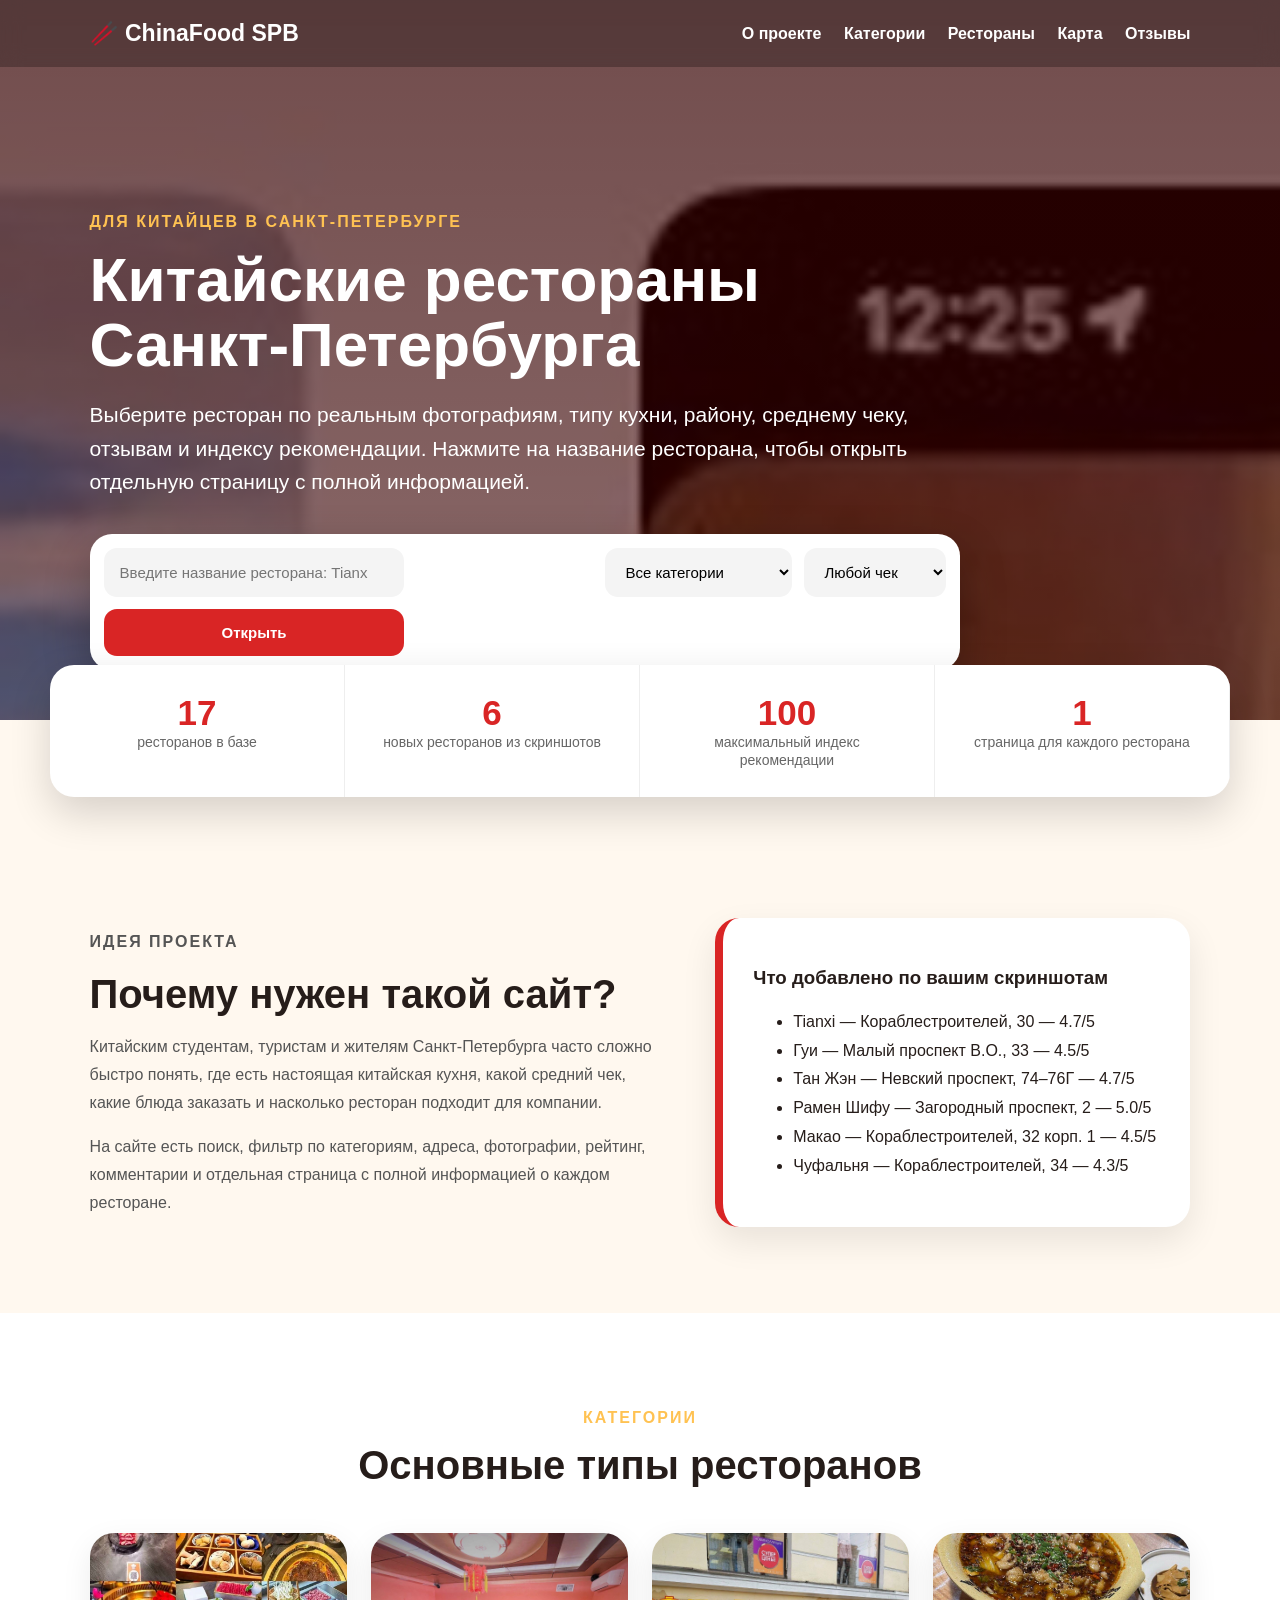
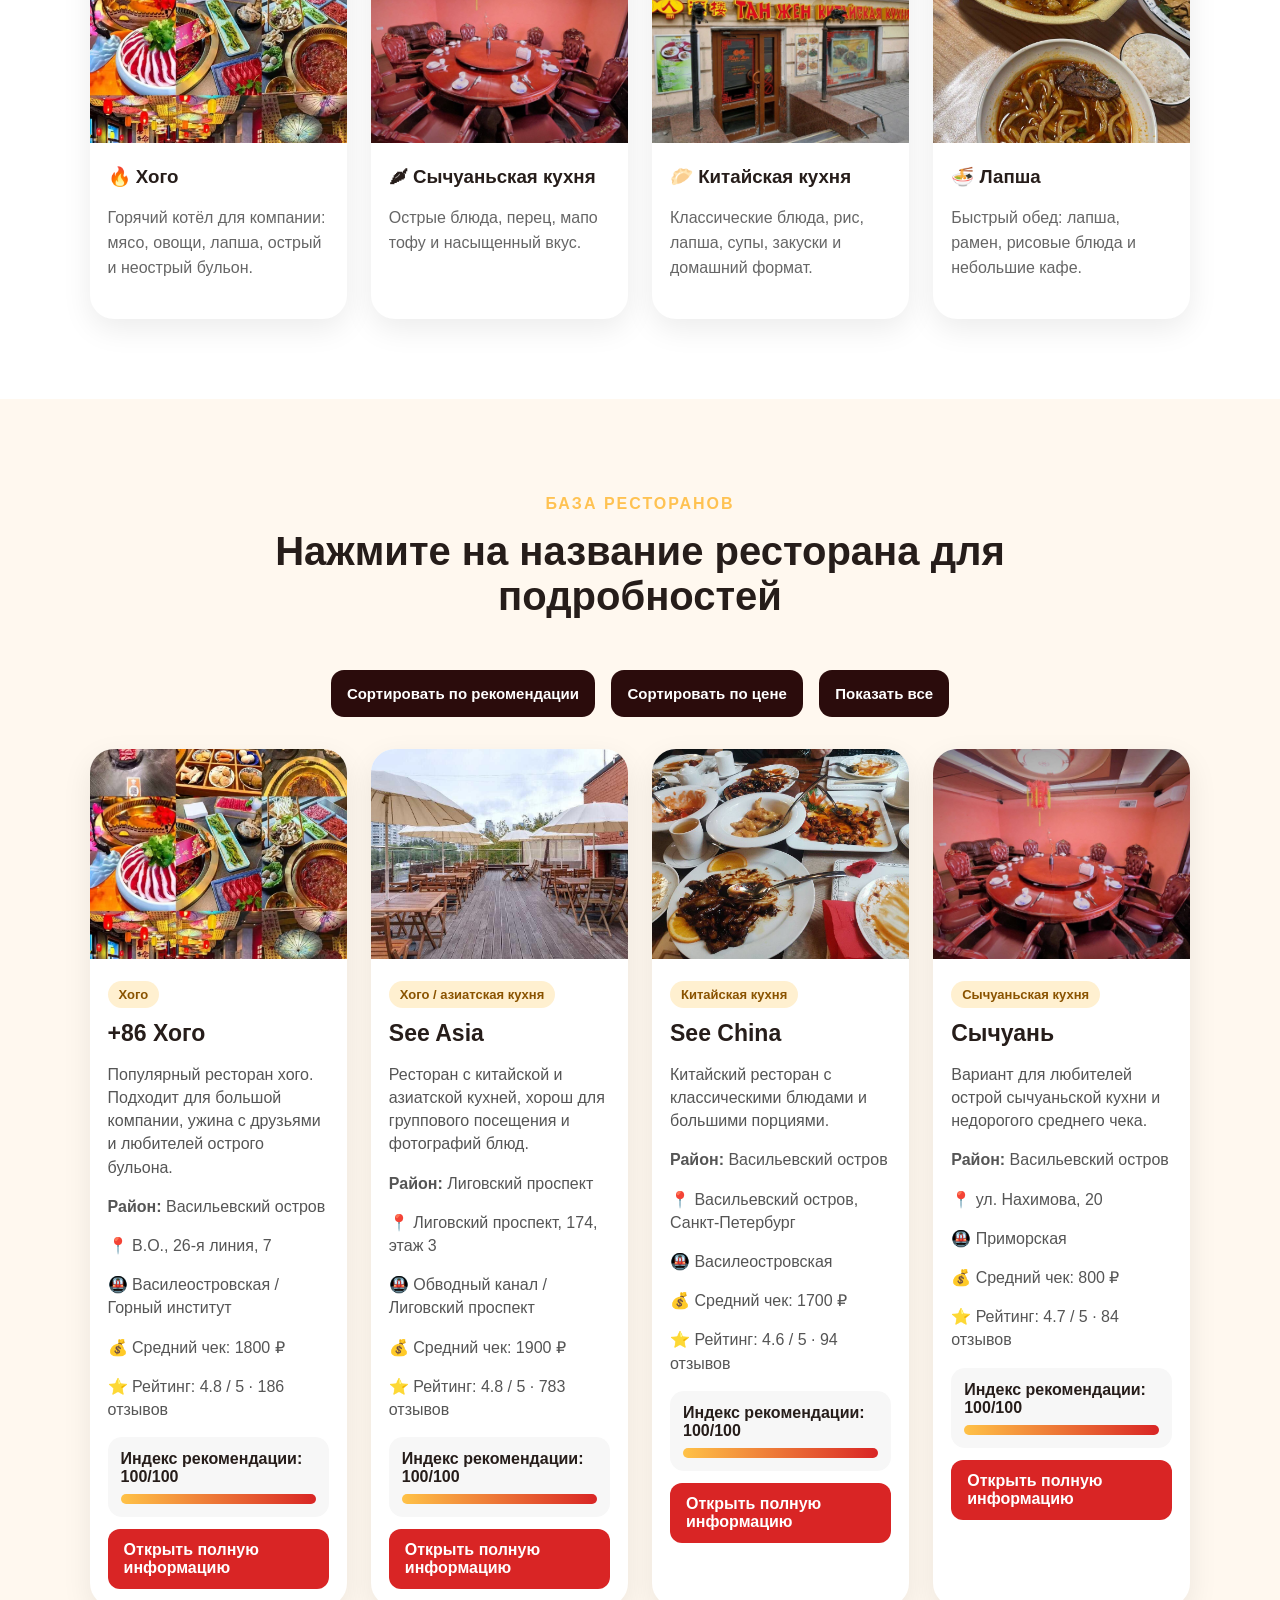
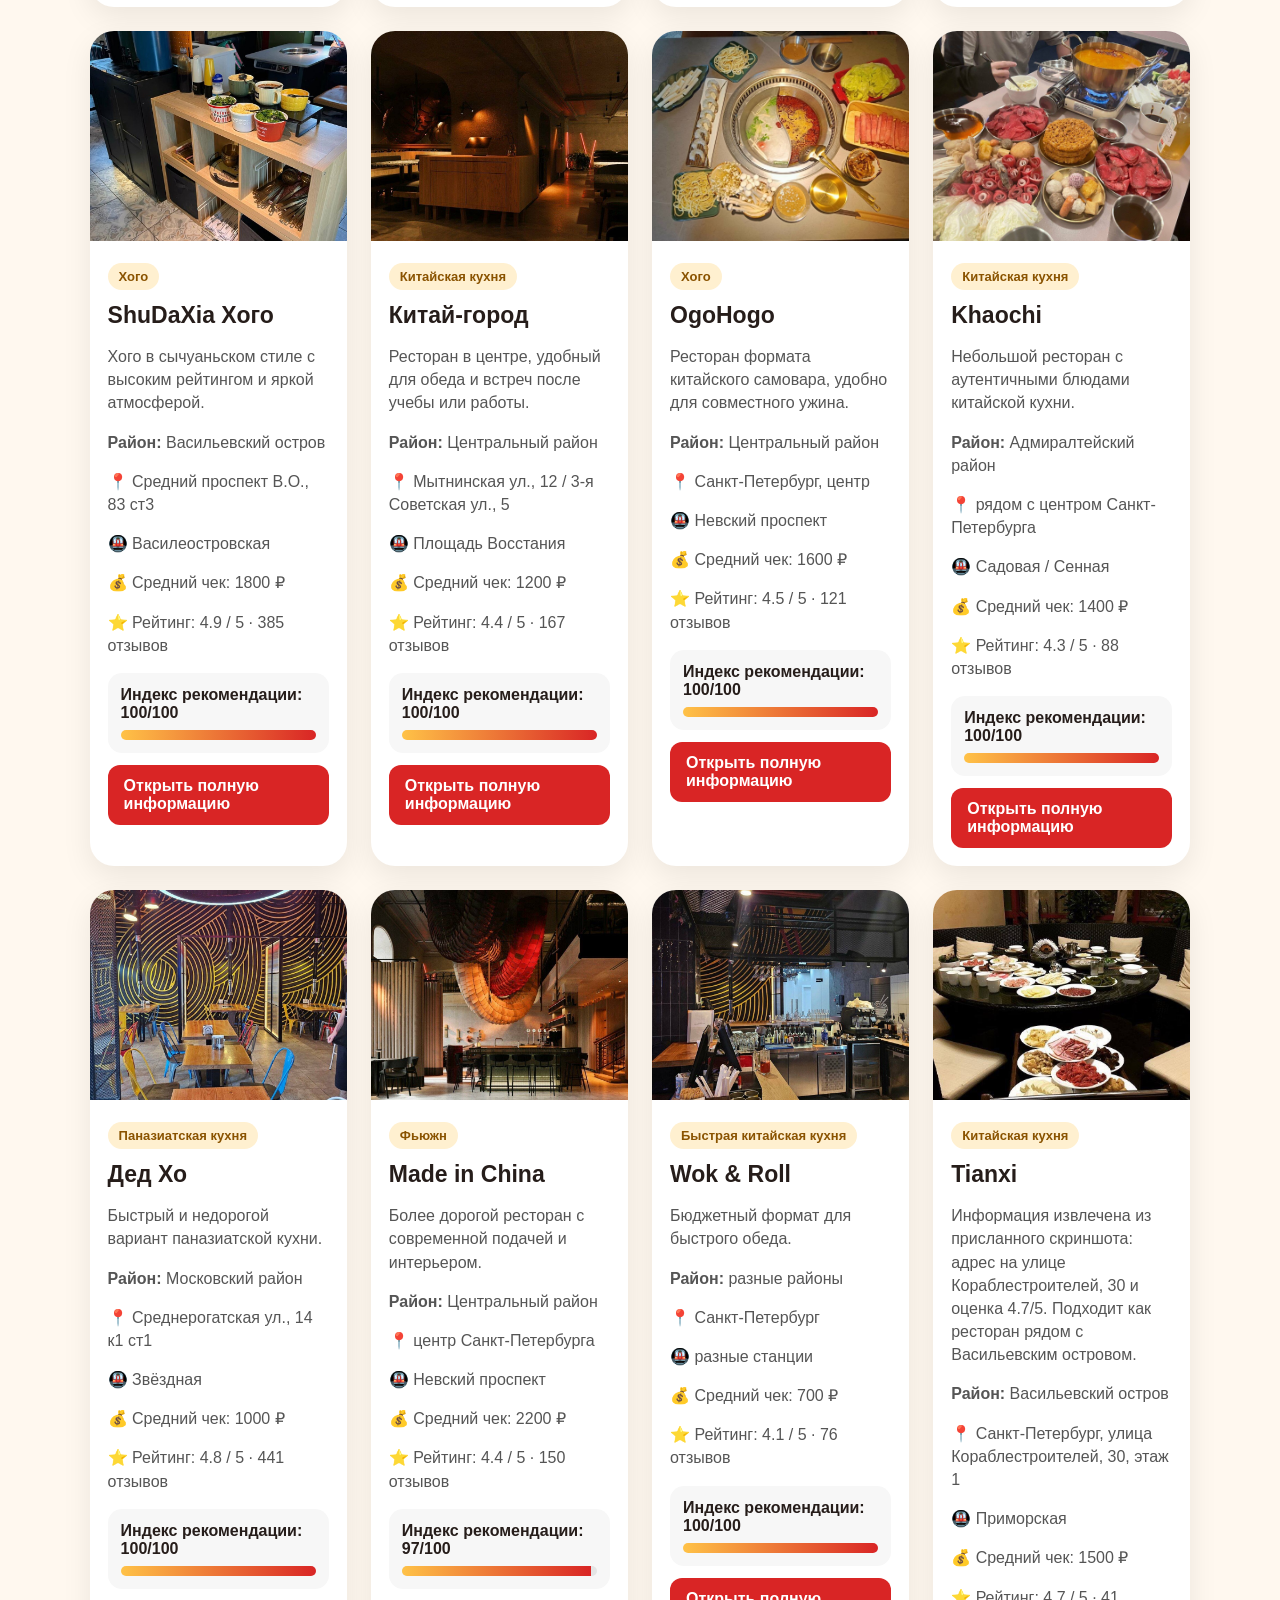
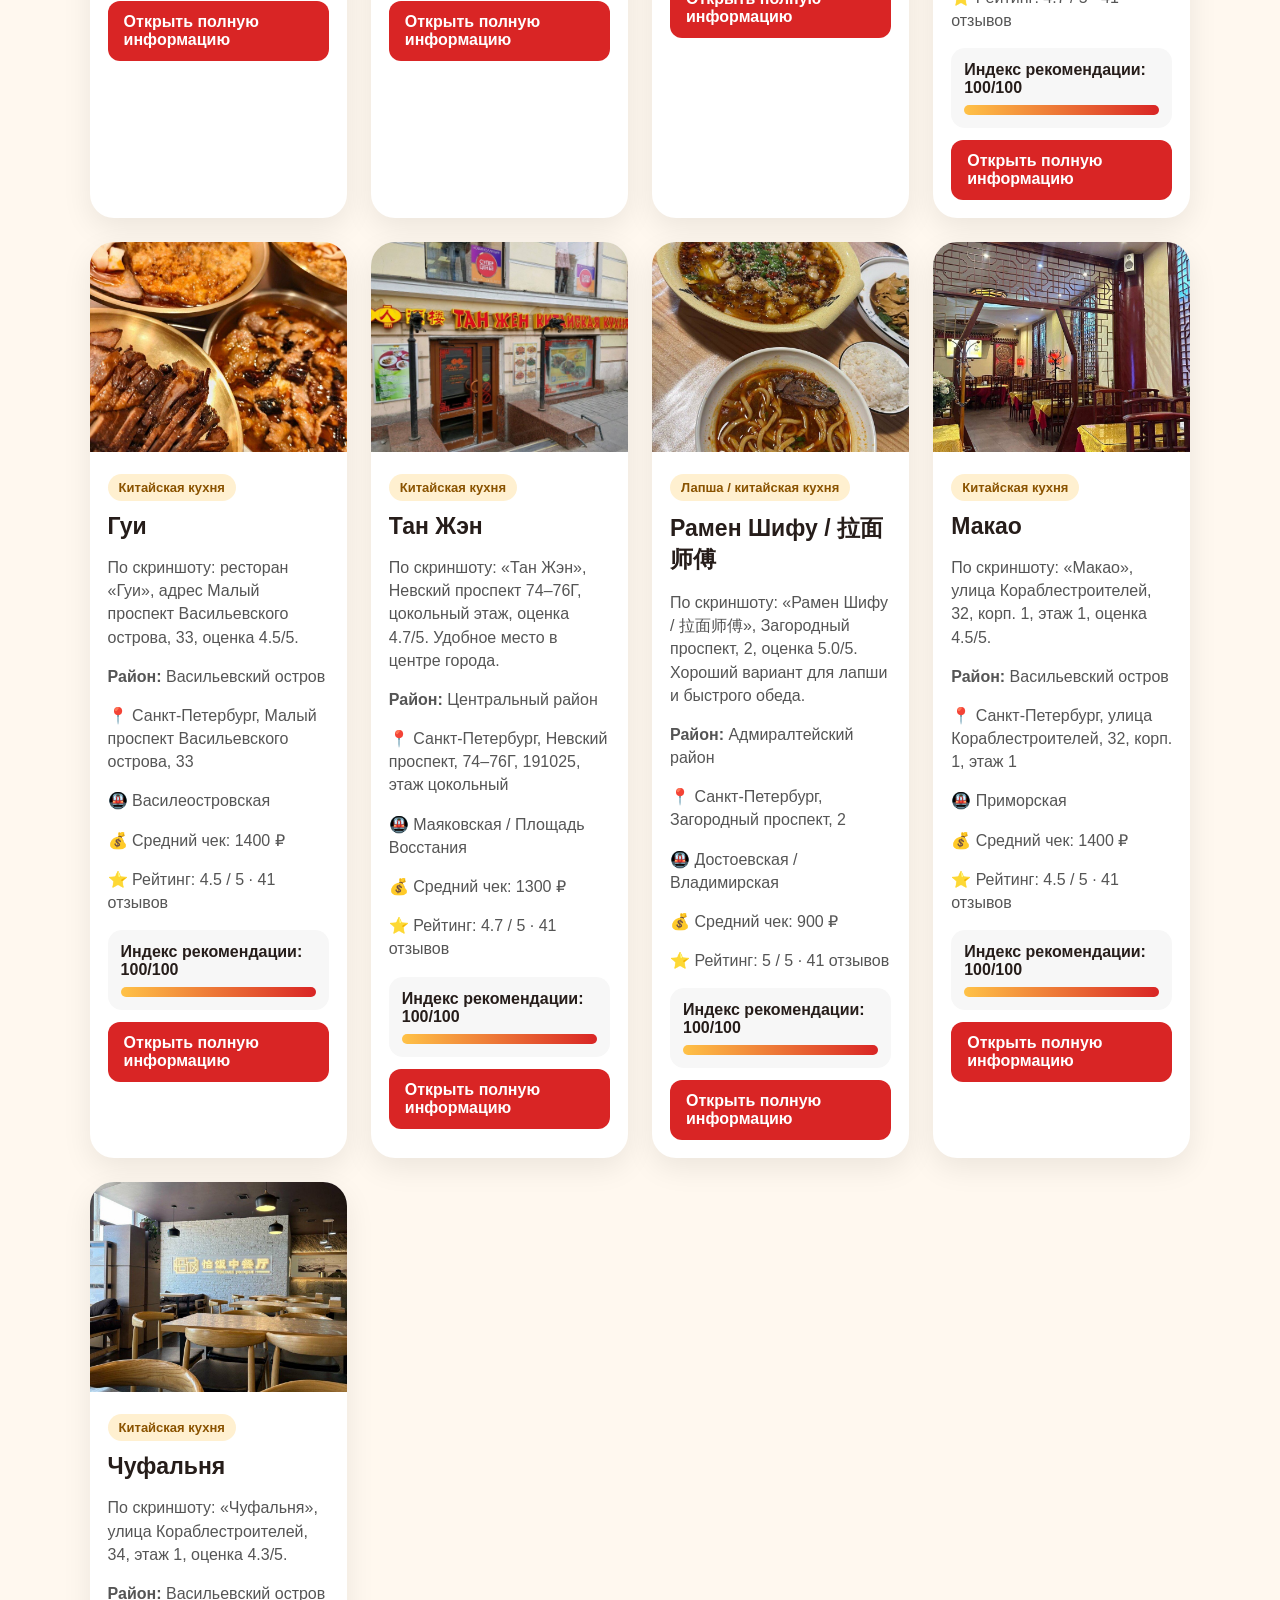
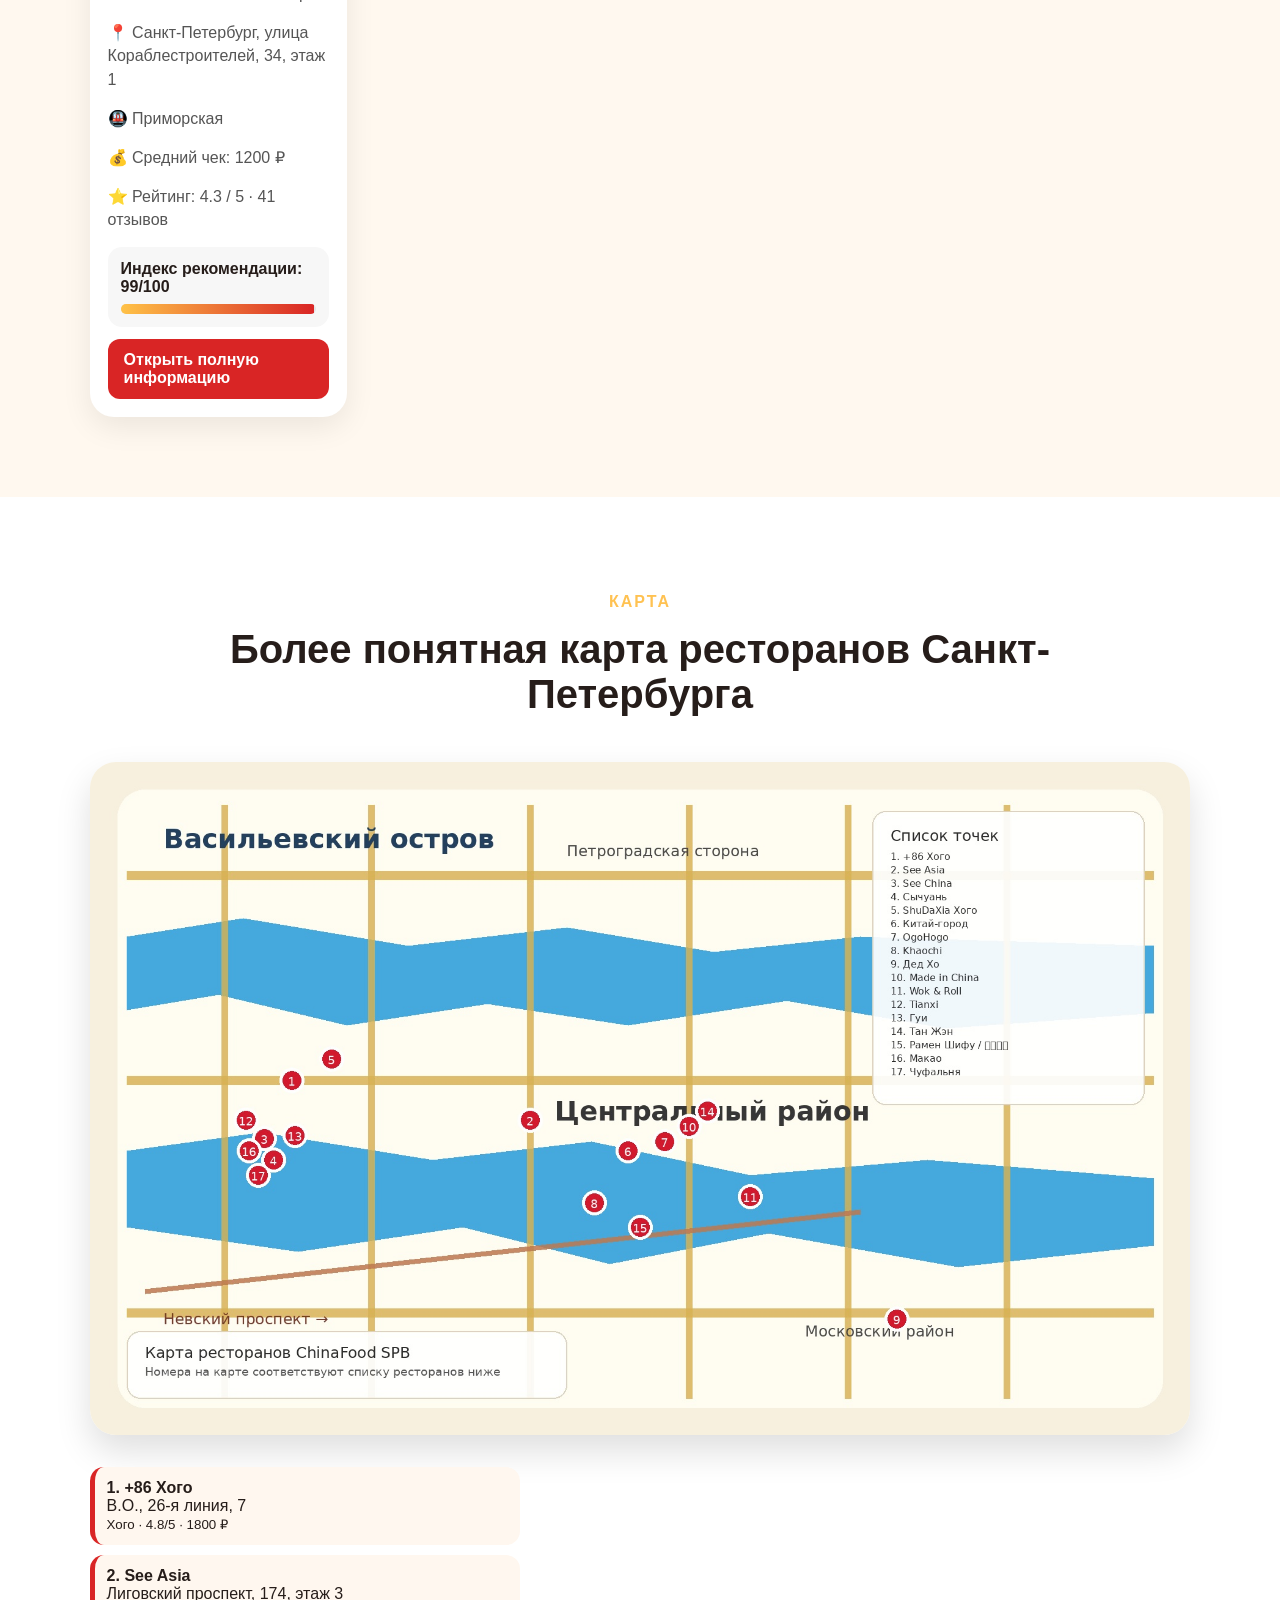
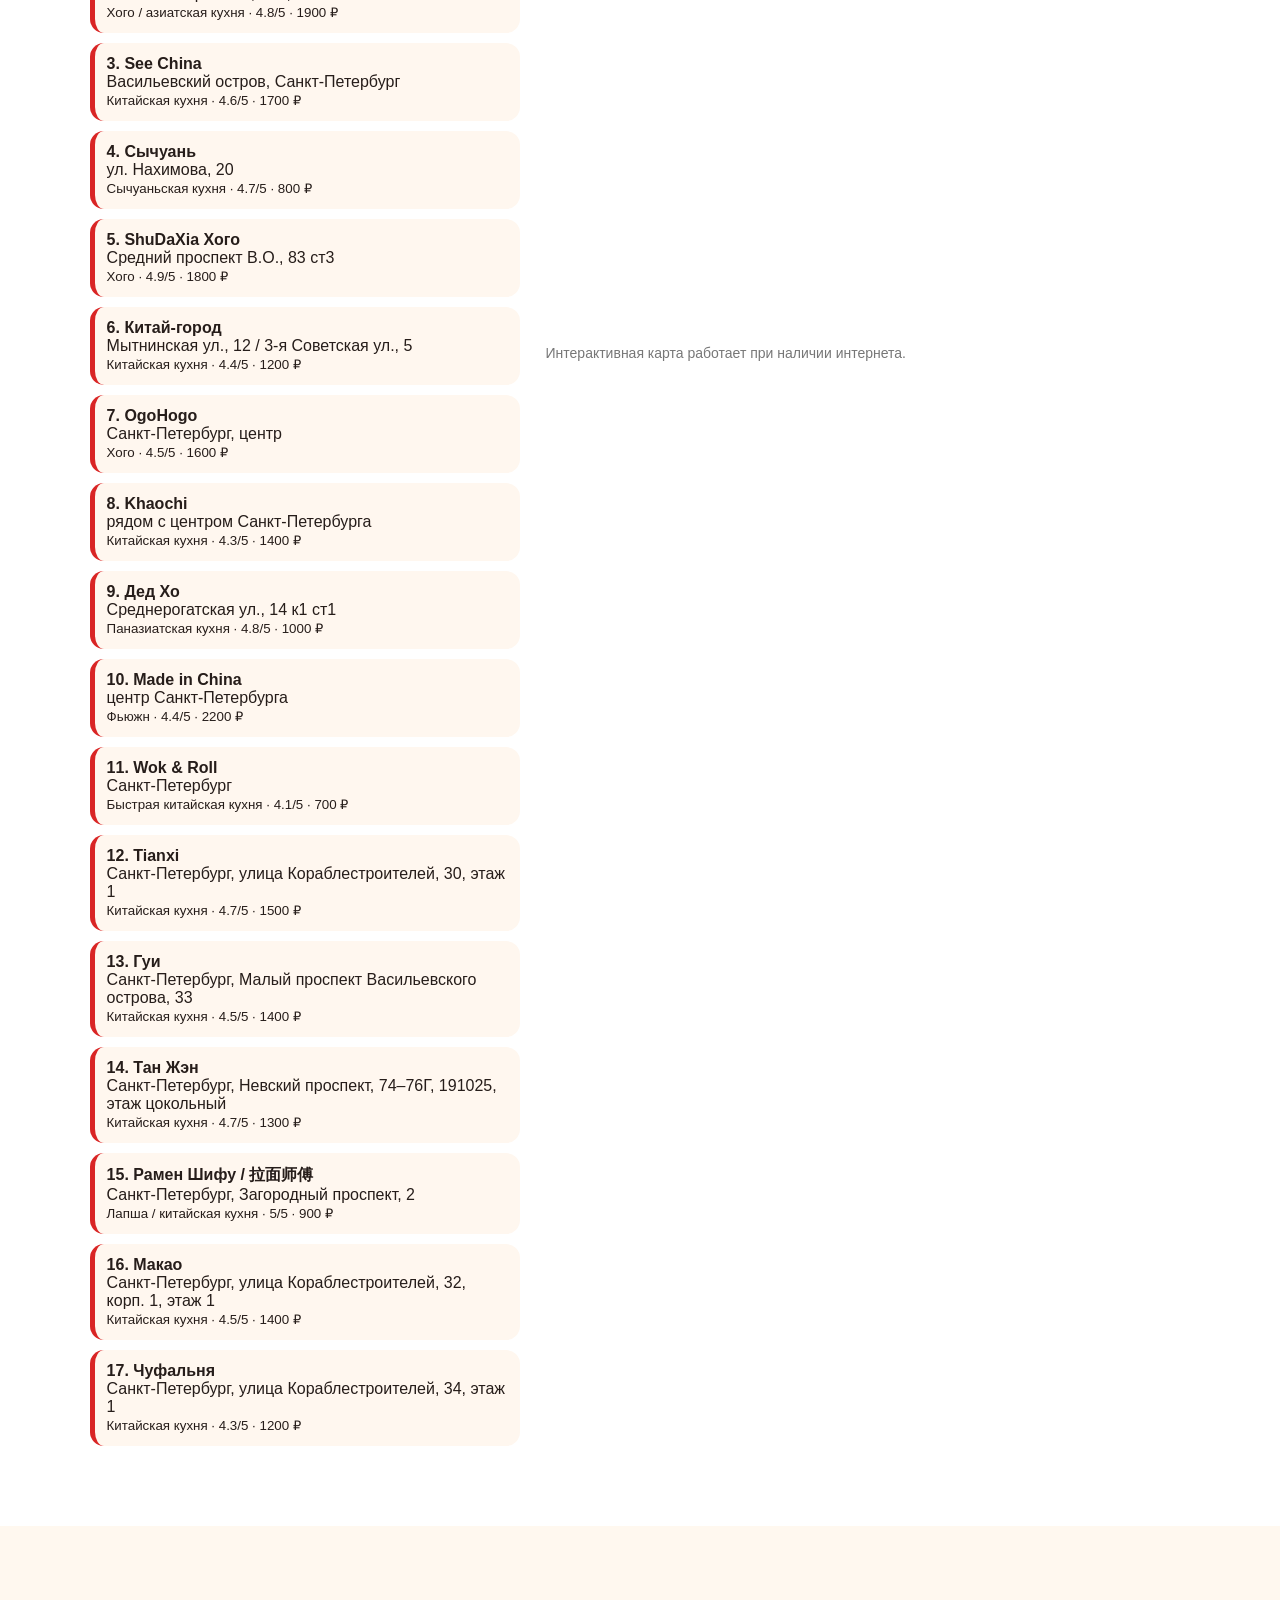
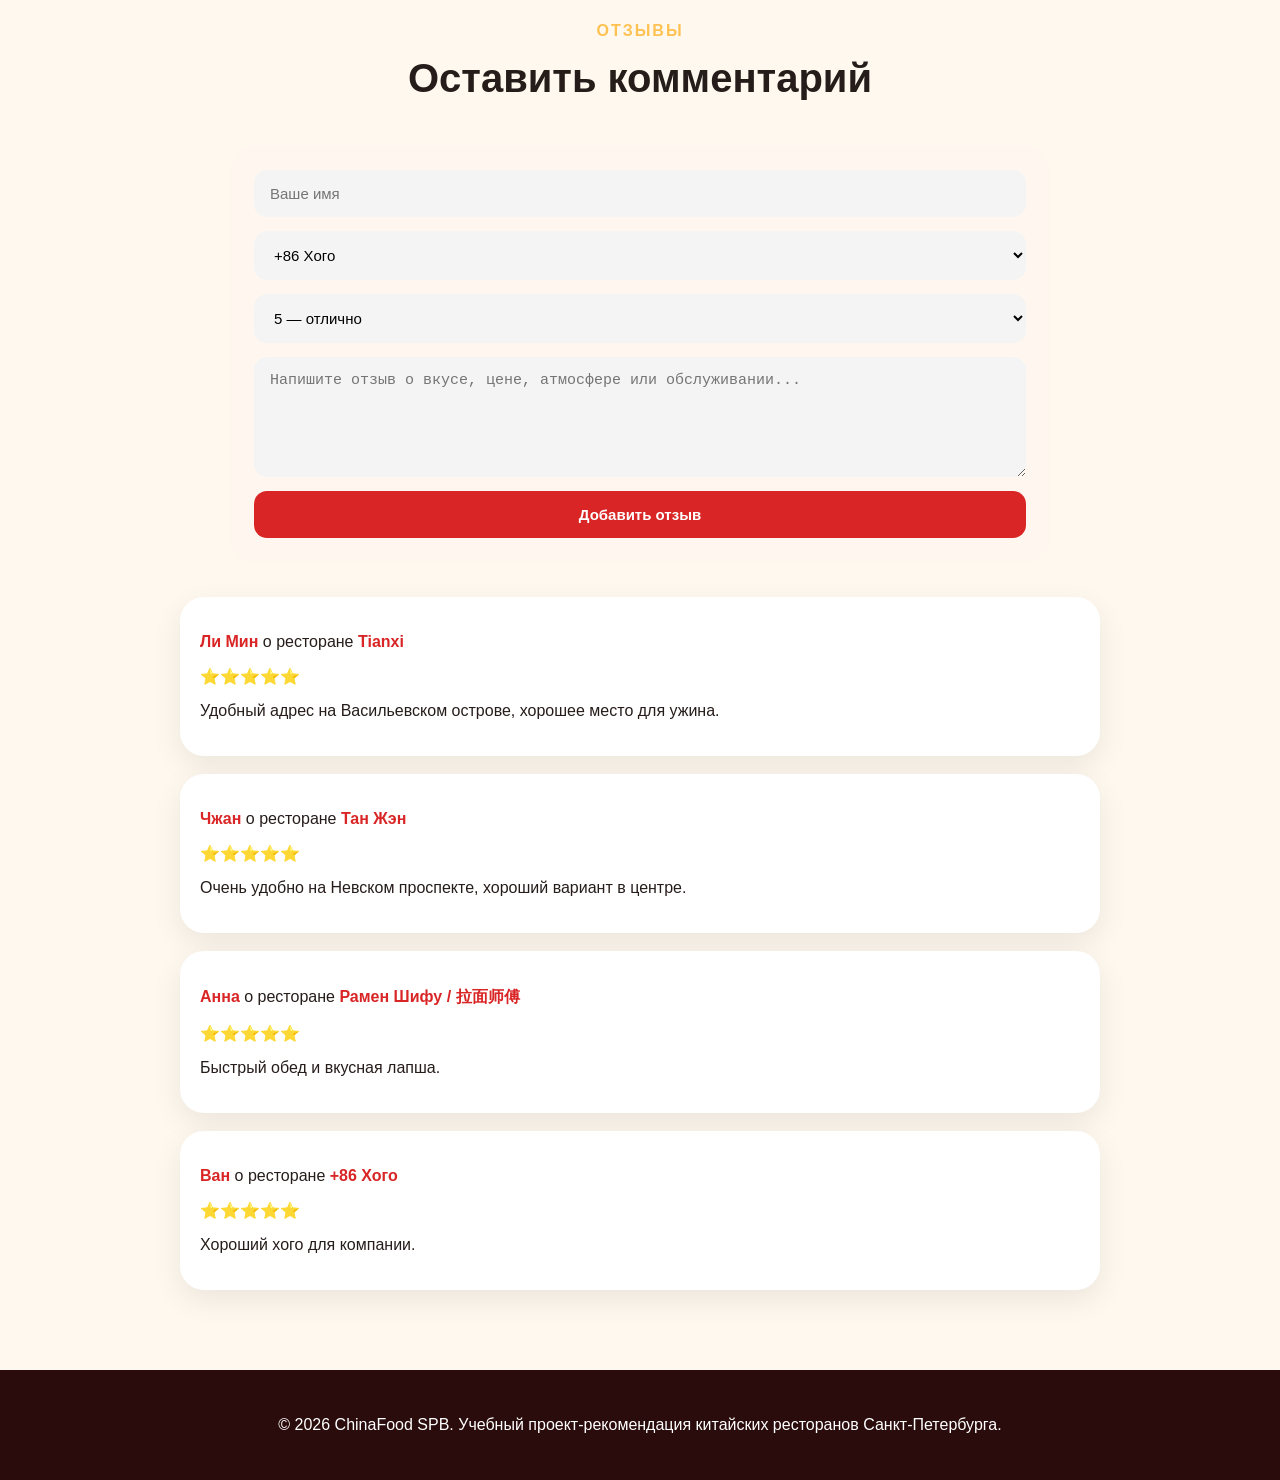
<file: index.html>
<!DOCTYPE html>
<html lang="ru">
<head>
  <meta charset="UTF-8"/>
  <meta name="viewport" content="width=device-width, initial-scale=1.0"/>
  <title>ChinaFood SPB — китайские рестораны Санкт-Петербурга</title>
  <link rel="stylesheet" href="style.css"/>
</head>
<body>
<header class="hero" id="home">
  <nav class="navbar">
    <a class="logo" href="index.html">🥢 ChinaFood SPB</a>
    <div class="nav-links">
      <a href="#about">О проекте</a>
      <a href="#categories">Категории</a>
      <a href="#restaurants">Рестораны</a>
      <a href="#map">Карта</a>
      <a href="#reviews">Отзывы</a>
    </div>
  </nav>
  <div class="hero-content">
    <p class="tag">Для китайцев в Санкт-Петербурге</p>
    <h1>Китайские рестораны Санкт-Петербурга</h1>
    <p class="lead">Выберите ресторан по реальным фотографиям, типу кухни, району, среднему чеку, отзывам и индексу рекомендации. Нажмите на название ресторана, чтобы открыть отдельную страницу с полной информацией.</p>
    <div class="search-box">
      <input id="searchInput" list="restaurantSuggestions" type="text" placeholder="Введите название ресторана: Tianxi, Тан Жэн, Макао..."/>\n      <datalist id="restaurantSuggestions"></datalist>
      <select id="categorySelect">
        <option value="all">Все категории</option>
        <option value="Хого">Хого</option>
        <option value="Сычуаньская кухня">Сычуаньская кухня</option>
        <option value="Китайская кухня">Китайская кухня</option>
        <option value="Лапша">Лапша</option>
        <option value="Фьюжн">Фьюжн</option>
      </select>
      <select id="priceSelect">
        <option value="all">Любой чек</option>
        <option value="low">До 1000 ₽</option>
        <option value="mid">1000–1700 ₽</option>
        <option value="high">От 1700 ₽</option>
      </select>
      <button onclick="goToRestaurantFromSearch()">Открыть</button>
    </div>
  </div>
</header>

<main>
<section class="stats">
  <div><strong>17</strong><span>ресторанов в базе</span></div>
  <div><strong>6</strong><span>новых ресторанов из скриншотов</span></div>
  <div><strong>100</strong><span>максимальный индекс рекомендации</span></div>
  <div><strong>1</strong><span>страница для каждого ресторана</span></div>
</section>

<section id="about" class="section about">
  <div>
    <p class="mini-title">Идея проекта</p>
    <h2>Почему нужен такой сайт?</h2>
    <p>Китайским студентам, туристам и жителям Санкт-Петербурга часто сложно быстро понять, где есть настоящая китайская кухня, какой средний чек, какие блюда заказать и насколько ресторан подходит для компании.</p>
    <p>На сайте есть поиск, фильтр по категориям, адреса, фотографии, рейтинг, комментарии и отдельная страница с полной информацией о каждом ресторане.</p>
  </div>
  <div class="formula-card">
    <h3>Что добавлено по вашим скриншотам</h3>
    <ul>
      <li>Tianxi — Кораблестроителей, 30 — 4.7/5</li>
      <li>Гуи — Малый проспект В.О., 33 — 4.5/5</li>
      <li>Тан Жэн — Невский проспект, 74–76Г — 4.7/5</li>
      <li>Рамен Шифу — Загородный проспект, 2 — 5.0/5</li>
      <li>Макао — Кораблестроителей, 32 корп. 1 — 4.5/5</li>
      <li>Чуфальня — Кораблестроителей, 34 — 4.3/5</li>
    </ul>
  </div>
</section>

<section id="categories" class="section section-light">
  <div class="section-title"><p>Категории</p><h2>Основные типы ресторанов</h2></div>
  <div class="category-grid">
    <article><img src="assets/restaurant_photos/hogo86.jpg"><h3>🔥 Хого</h3><p>Горячий котёл для компании: мясо, овощи, лапша, острый и неострый бульон.</p></article>
    <article><img src="assets/restaurant_photos/sichuan.jpg"><h3>🌶 Сычуаньская кухня</h3><p>Острые блюда, перец, мапо тофу и насыщенный вкус.</p></article>
    <article><img src="assets/restaurant_photos/tanzhen.jpg"><h3>🥟 Китайская кухня</h3><p>Классические блюда, рис, лапша, супы, закуски и домашний формат.</p></article>
    <article><img src="assets/restaurant_photos/ramenshifu.jpg"><h3>🍜 Лапша</h3><p>Быстрый обед: лапша, рамен, рисовые блюда и небольшие кафе.</p></article>
  </div>
</section>

<section id="restaurants" class="section">
  <div class="section-title"><p>База ресторанов</p><h2>Нажмите на название ресторана для подробностей</h2></div>
  <div class="tools">
    <button onclick="sortByIndex()">Сортировать по рекомендации</button>
    <button onclick="sortByPrice()">Сортировать по цене</button>
    <button onclick="showAll()">Показать все</button>
  </div>
  <div id="restaurantList" class="restaurant-grid"></div>
</section>

<section id="map" class="section section-light">
  <div class="section-title"><p>Карта</p><h2>Более понятная карта ресторанов Санкт-Петербурга</h2></div>
  <img class="big-map" src="assets/spb_restaurant_map_clear.jpg" alt="Карта китайских ресторанов в Санкт-Петербурге">
  <div class="map-layout">
    <div class="map-list" id="mapList"></div>
    <div class="map-frame">
      <iframe title="OpenStreetMap Saint Petersburg"
        src="https://www.openstreetmap.org/export/embed.html?bbox=30.174%2C59.855%2C30.515%2C60.055&layer=mapnik&marker=59.9343%2C30.3351">
      </iframe>
      <p>Интерактивная карта работает при наличии интернета.</p>
    </div>
  </div>
</section>

<section id="reviews" class="section">
  <div class="section-title"><p>Отзывы</p><h2>Оставить комментарий</h2></div>
  <div class="review-box">
    <input id="userName" placeholder="Ваше имя">
    <select id="restaurantName"></select>
    <select id="rating"><option value="5">5 — отлично</option><option value="4">4 — хорошо</option><option value="3">3 — нормально</option><option value="2">2 — плохо</option><option value="1">1 — очень плохо</option></select>
    <textarea id="comment" placeholder="Напишите отзыв о вкусе, цене, атмосфере или обслуживании..."></textarea>
    <button onclick="addReview()">Добавить отзыв</button>
  </div>
  <div id="reviewList" class="review-list"></div>
</section>
</main>

<footer>
  <p>© 2026 ChinaFood SPB. Учебный проект-рекомендация китайских ресторанов Санкт-Петербурга.</p>
</footer>
<script src="data.js"></script>
<script src="script.js"></script>
</body>
</html>
</file>
<file: style.css>
*{box-sizing:border-box;scroll-behavior:smooth}body{margin:0;font-family:Arial,Helvetica,sans-serif;background:#fff8ef;color:#261d1a}.hero{min-height:720px;background:linear-gradient(rgba(55,0,0,.68),rgba(60,0,0,.55)),url('assets/tianxi_real.jpg') center/cover no-repeat;color:#fff}.navbar{display:flex;justify-content:space-between;align-items:center;padding:20px 7%;position:sticky;top:0;background:rgba(0,0,0,.25);backdrop-filter:blur(10px);z-index:10}.detail-nav{background:#2b0c0c}.logo{font-weight:800;font-size:23px;color:#fff;text-decoration:none}.nav-links a{color:#fff;text-decoration:none;margin-left:18px;font-weight:700}.nav-links a:hover{color:#ffd166}.hero-content{max-width:1050px;padding:130px 7% 50px}.tag,.mini-title,.section-title p{color:#ffc252;text-transform:uppercase;letter-spacing:2px;font-weight:800}.hero h1{font-size:62px;line-height:1.05;margin:15px 0}.lead{font-size:21px;max-width:880px;line-height:1.6}.search-box{margin-top:35px;display:grid;grid-template-columns:1.7fr 1fr 1fr auto;gap:12px;background:#fff;padding:14px;border-radius:22px;box-shadow:0 18px 45px rgba(0,0,0,.28)}input,select,textarea,button{font-size:15px;border:0;border-radius:13px;padding:15px 16px}input,select,textarea{background:#f4f4f4}button{background:#d92525;color:#fff;font-weight:800;cursor:pointer;transition:.2s}button:hover{background:#a91414;transform:translateY(-1px)}.stats{display:grid;grid-template-columns:repeat(4,1fr);max-width:1180px;margin:-55px auto 35px;background:#fff;border-radius:24px;box-shadow:0 16px 40px rgba(0,0,0,.16);overflow:hidden}.stats div{text-align:center;padding:28px;border-right:1px solid #eee}.stats strong{display:block;font-size:35px;color:#d92525}.stats span{color:#666;font-size:14px}.section{padding:80px 7%}.section-light{background:#fff}.section-title{text-align:center;max-width:820px;margin:0 auto 45px}.section-title h2,.about h2{font-size:40px;margin:10px 0}.about{display:grid;grid-template-columns:1.1fr .9fr;gap:45px;align-items:center}.about p{line-height:1.75;color:#555}.formula-card{background:#fff;border-radius:24px;padding:30px;box-shadow:0 14px 35px rgba(0,0,0,.09);border-left:8px solid #d92525}.formula-card li{line-height:1.8}.category-grid,.restaurant-grid{display:grid;grid-template-columns:repeat(4,1fr);gap:24px}.category-grid article,.restaurant-card,.review-item{background:#fff;border-radius:24px;overflow:hidden;box-shadow:0 10px 30px rgba(0,0,0,.08);transition:.25s}.category-grid article:hover,.restaurant-card:hover{transform:translateY(-6px)}.category-grid img,.restaurant-card img{width:100%;height:210px;object-fit:cover}.category-grid h3,.category-grid p{padding:0 18px}.category-grid p{padding-bottom:22px;color:#666;line-height:1.55}.tools{text-align:center;margin-bottom:26px}.tools button{margin:6px;background:#2b0c0c}.restaurant-card-content{padding:18px}.restaurant-card h3{font-size:23px;margin:0 0 10px}.restaurant-card h3 a{color:#261d1a;text-decoration:none}.restaurant-card h3 a:hover{color:#d92525;text-decoration:underline}.badge{display:inline-block;padding:6px 11px;border-radius:999px;background:#fff0d0;color:#8a5300;font-size:13px;font-weight:800;margin-bottom:12px}.restaurant-card p{color:#555;line-height:1.45}.detail-btn{display:inline-block;margin-top:12px;background:#d92525;color:white;padding:12px 16px;border-radius:12px;text-decoration:none;font-weight:800}.detail-btn:hover{background:#a91414}.recommend{margin-top:14px;background:#f7f7f7;border-radius:14px;padding:13px}.recommend-bar{height:10px;background:#e5e5e5;border-radius:999px;overflow:hidden;margin-top:8px}.recommend-fill{height:100%;background:linear-gradient(90deg,#ffc247,#d92525)}.big-map{width:100%;border-radius:26px;box-shadow:0 16px 35px rgba(0,0,0,.13);margin-bottom:28px}.map-layout{display:grid;grid-template-columns:.8fr 1.2fr;gap:26px}.map-list{display:grid;gap:10px}.map-point{background:#fff7ef;border-radius:14px;padding:12px;border-left:5px solid #d92525}.map-point a{color:#261d1a;text-decoration:none;font-weight:800}.map-point a:hover{color:#d92525}.map-frame iframe{width:100%;height:460px;border:0;border-radius:20px}.map-frame p{color:#777;font-size:14px}.review-box{display:grid;gap:14px;background:#fff7ef;padding:24px;border-radius:24px;max-width:820px;margin:0 auto 35px}.review-box textarea{min-height:120px;resize:vertical}.review-list{display:grid;gap:18px;max-width:920px;margin:auto}.review-item{padding:20px}.review-item strong{color:#d92525}footer{text-align:center;padding:30px;background:#2b0c0c;color:white}.detail-body{background:#fff8ef}.detail-page{padding:45px 7% 80px}.back-link{display:inline-block;margin-bottom:22px;color:#d92525;text-decoration:none;font-weight:800}.detail-card{display:grid;grid-template-columns:.9fr 1.1fr;gap:34px;background:#fff;border-radius:28px;padding:30px;box-shadow:0 18px 45px rgba(0,0,0,.12)}.detail-card img{width:100%;max-height:620px;object-fit:cover;border-radius:22px}.detail-info h1{font-size:44px;margin:0 0 10px}.detail-grid{display:grid;grid-template-columns:1fr 1fr;gap:12px;margin:20px 0}.info-box{background:#fff7ef;border-radius:16px;padding:15px}.info-box b{display:block;color:#8a5300;margin-bottom:4px}.feature-list{display:flex;flex-wrap:wrap;gap:10px;margin-top:15px}.feature-list span{background:#fff0d0;color:#8a5300;border-radius:999px;padding:8px 12px;font-weight:800}.detail-actions{margin-top:24px;display:flex;gap:12px;flex-wrap:wrap}.detail-actions a{background:#d92525;color:white;text-decoration:none;padding:13px 16px;border-radius:12px;font-weight:800}.detail-actions a.secondary{background:#2b0c0c}@media(max-width:1050px){.category-grid,.restaurant-grid{grid-template-columns:repeat(2,1fr)}.search-box,.stats,.about,.map-layout,.detail-card,.detail-grid{grid-template-columns:1fr}.hero h1{font-size:44px}.nav-links{display:none}}@media(max-width:650px){.category-grid,.restaurant-grid{grid-template-columns:1fr}.hero h1{font-size:34px}.section{padding:55px 5%}.detail-page{padding:30px 5%}.detail-card{padding:18px}}
</file>
